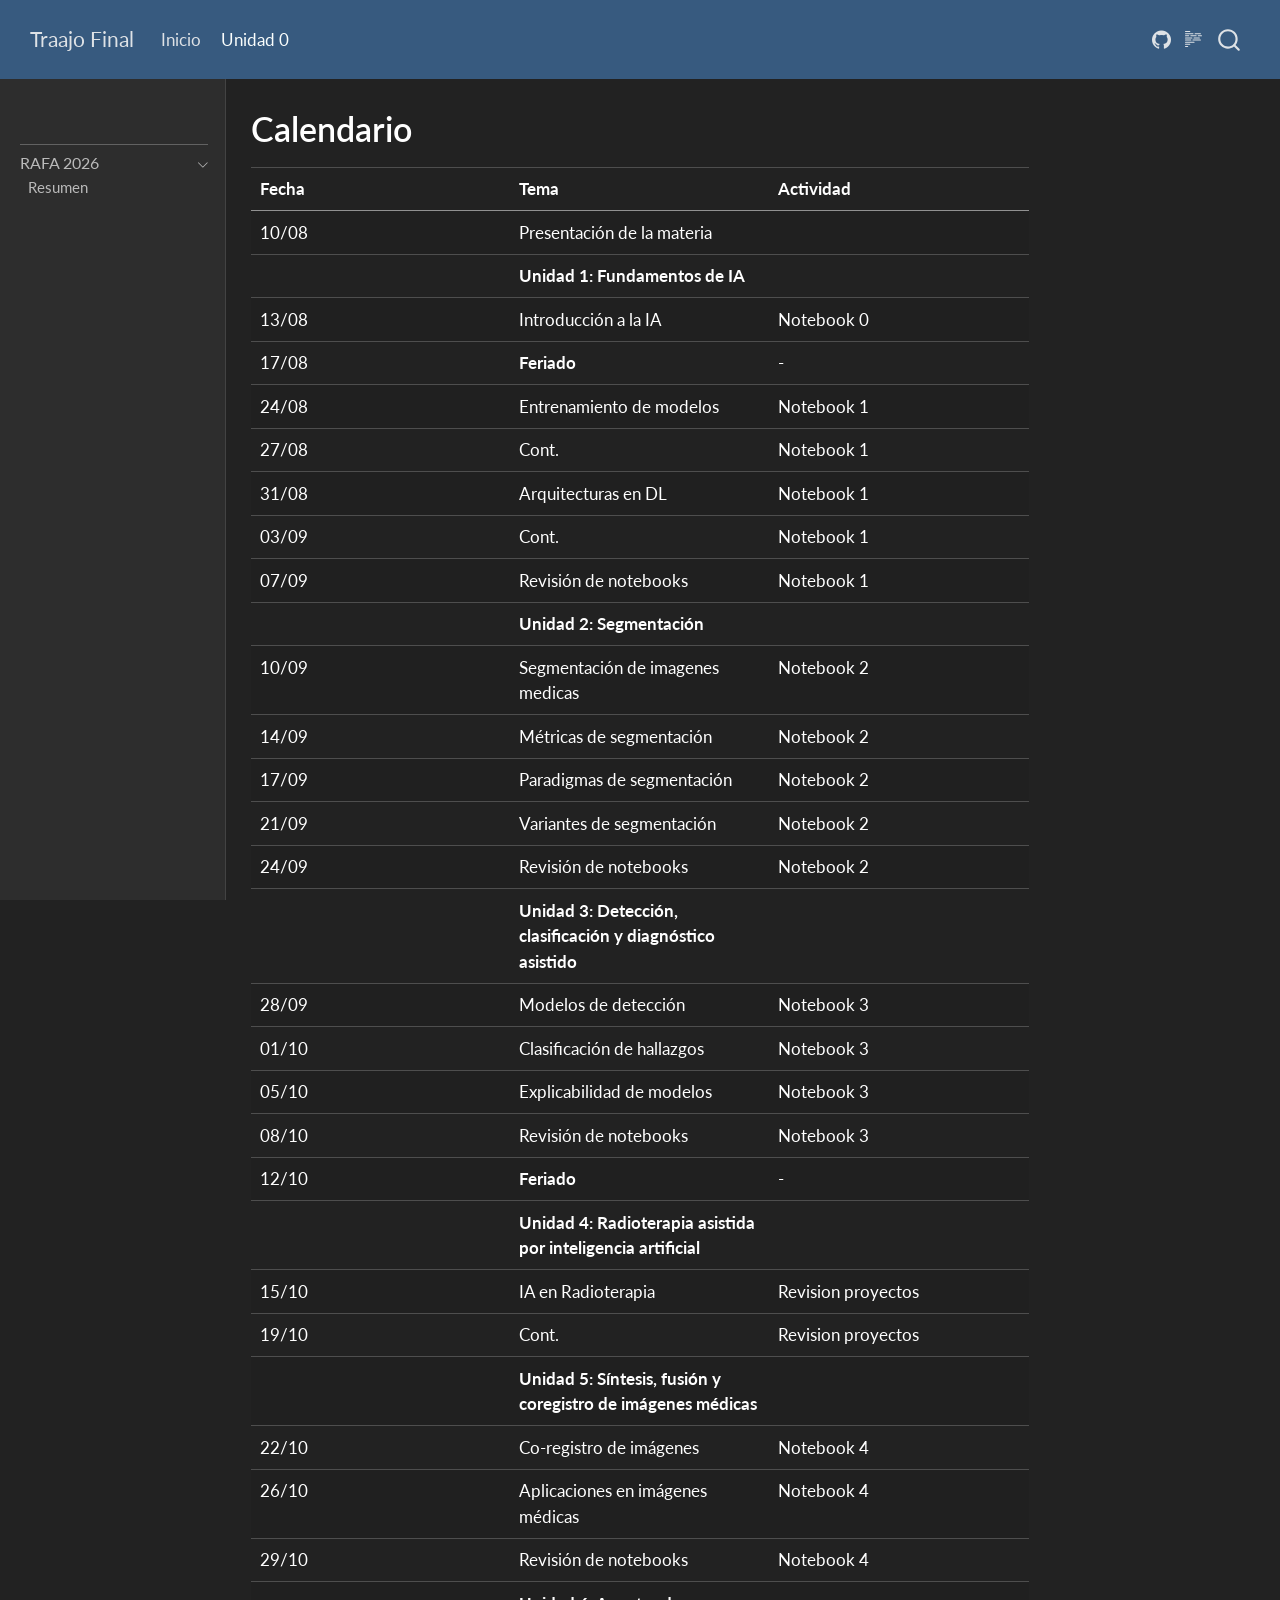
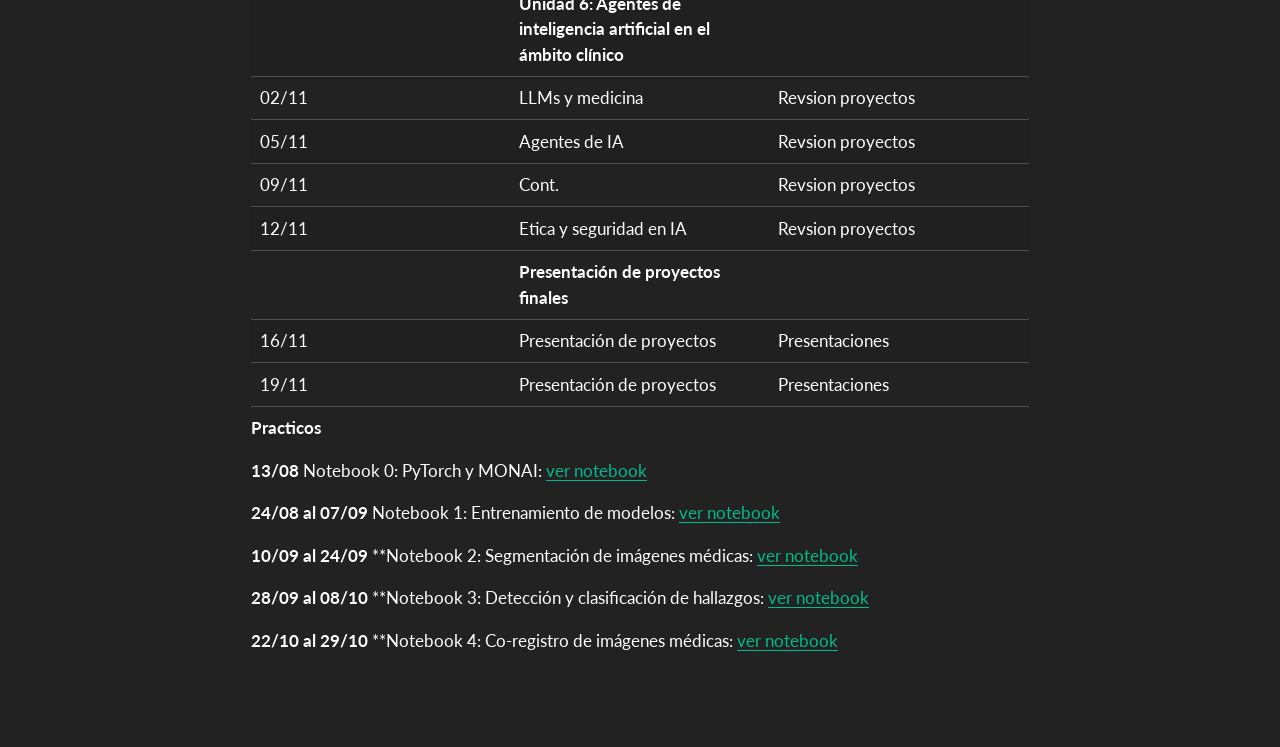
<file: unidad13/calendario.html>
<!DOCTYPE html>
<html xmlns="http://www.w3.org/1999/xhtml" lang="en" xml:lang="en"><head>

<meta charset="utf-8">
<meta name="generator" content="quarto-1.10.18">

<meta name="viewport" content="width=device-width, initial-scale=1.0, user-scalable=yes">


<title>Calendario – Traajo Final</title>
<style>
/* Default styles provided by pandoc.
** See https://pandoc.org/MANUAL.html#variables-for-html for config info.
*/
span.smallcaps{font-variant: small-caps;}
div.columns{display: flex; gap: 1.5em;}
div.column{flex: auto;}
@media screen {
div.columns{gap: min(4vw, 1.5em);}
div.column{overflow-x: auto;}
}
div.hanging-indent{margin-left: 1.5em; text-indent: -1.5em;}
ul.task-list{list-style: none;}
ul.task-list li input[type="checkbox"] {
  width: 0.8em;
  margin: 0 0.8em 0.2em -1em; /* quarto-specific, see https://github.com/quarto-dev/quarto-cli/issues/4556 */ 
  vertical-align: middle;
}
</style>


<script src="../site_libs/quarto-nav/quarto-nav.js"></script>
<script src="../site_libs/quarto-nav/headroom.min.js"></script>
<script src="../site_libs/clipboard/clipboard.min.js"></script>
<script src="../site_libs/quarto-search/autocomplete.umd.js"></script>
<script src="../site_libs/quarto-search/fuse.min.js"></script>
<script src="../site_libs/quarto-search/quarto-search.js"></script>
<meta name="quarto:offset" content="../">
<script src="../site_libs/quarto-html/quarto.js" type="module"></script>
<script src="../site_libs/quarto-html/tabsets/tabsets.js" type="module"></script>
<script src="../site_libs/quarto-html/popper.min.js"></script>
<script src="../site_libs/quarto-html/tippy.umd.min.js"></script>
<script src="../site_libs/quarto-html/anchor.min.js"></script>
<link href="../site_libs/quarto-html/tippy.css" rel="stylesheet">
<link href="../site_libs/quarto-html/quarto-syntax-highlighting-dark-b85bc7c33db8c58e0ec93c3465666fed.css" rel="stylesheet" id="quarto-text-highlighting-styles">
<script src="../site_libs/bootstrap/bootstrap.min.js"></script>
<link href="../site_libs/bootstrap/bootstrap-icons.css" rel="stylesheet">
<link href="../site_libs/bootstrap/bootstrap-3ea11fb4f943239e0be330da71e92d7b.min.css" rel="stylesheet" append-hash="true" id="quarto-bootstrap" data-mode="dark">
<script id="quarto-search-options" type="application/json">{
  "location": "navbar",
  "copy-button": false,
  "collapse-after": 3,
  "panel-placement": "end",
  "type": "overlay",
  "limit": 50,
  "keyboard-shortcut": [
    "f",
    "/",
    "s"
  ],
  "show-item-context": false,
  "language": {
    "search-no-results-text": "No results",
    "search-matching-documents-text": "matching documents",
    "search-copy-link-title": "Copy link to search",
    "search-hide-matches-text": "Hide additional matches",
    "search-more-match-text": "more match in this document",
    "search-more-matches-text": "more matches in this document",
    "search-clear-button-title": "Clear",
    "search-text-placeholder": "",
    "search-detached-cancel-button-title": "Cancel",
    "search-submit-button-title": "Submit",
    "search-label": "Search"
  }
}</script>


<link rel="stylesheet" href="../styles.css">
</head>

<body class="nav-sidebar docked nav-fixed quarto-light">

<div id="quarto-search-results"></div>
  <header id="quarto-header" class="headroom fixed-top">
    <nav class="navbar navbar-expand-lg " data-bs-theme="dark">
      <div class="navbar-container container-fluid">
      <div class="navbar-brand-container mx-auto">
    <a class="navbar-brand" href="../index.html">
    <span class="navbar-title">Traajo Final</span>
    </a>
  </div>
            <div id="quarto-search" class="" title="Search"></div>
          <button class="navbar-toggler" type="button" data-bs-toggle="collapse" data-bs-target="#navbarCollapse" aria-controls="navbarCollapse" role="menu" aria-expanded="false" aria-label="Toggle navigation" onclick="if (window.quartoToggleHeadroom) { window.quartoToggleHeadroom(); }">
  <span class="navbar-toggler-icon"></span>
</button>
          <div class="collapse navbar-collapse" id="navbarCollapse">
            <ul class="navbar-nav navbar-nav-scroll me-auto">
  <li class="nav-item">
    <a class="nav-link" href="../index.html"> 
<span class="menu-text">Inicio</span></a>
  </li>  
  <li class="nav-item">
    <a class="nav-link active" href="../unidad0/notas.html" aria-current="page"> 
<span class="menu-text">Unidad 0</span></a>
  </li>  
</ul>
            <ul class="navbar-nav navbar-nav-scroll ms-auto">
  <li class="nav-item compact">
    <a class="nav-link" href="https://github.com/SantiagoAFerreyra/AI-FFM"> <i class="bi bi-github" role="img">
</i> 
<span class="menu-text"></span></a>
  </li>  
</ul>
          </div> <!-- /navcollapse -->
            <div class="quarto-navbar-tools">
  <a href="" class="quarto-reader-toggle quarto-navigation-tool px-1" onclick="window.quartoToggleReader(); return false;" title="Toggle reader mode">
  <div class="quarto-reader-toggle-btn">
  <i class="bi"></i>
  </div>
</a>
</div>
      </div> <!-- /container-fluid -->
    </nav>
  <nav class="quarto-secondary-nav">
    <div class="container-fluid d-flex">
      <button type="button" class="quarto-btn-toggle btn" data-bs-toggle="collapse" role="button" data-bs-target=".quarto-sidebar-collapse-item" aria-controls="quarto-sidebar" aria-expanded="false" aria-label="Toggle sidebar navigation" onclick="if (window.quartoToggleHeadroom) { window.quartoToggleHeadroom(); }">
        <i class="bi bi-layout-text-sidebar-reverse"></i>
      </button>
        <nav class="quarto-page-breadcrumbs" aria-label="breadcrumb"><ol class="breadcrumb"><li class="breadcrumb-item">Calendario</li></ol></nav>
        <a class="flex-grow-1" role="navigation" data-bs-toggle="collapse" data-bs-target=".quarto-sidebar-collapse-item" aria-controls="quarto-sidebar" aria-expanded="false" aria-label="Toggle sidebar navigation" onclick="if (window.quartoToggleHeadroom) { window.quartoToggleHeadroom(); }">      
        </a>
      <button type="button" class="btn quarto-search-button" aria-label="Search" onclick="window.quartoOpenSearch();">
        <i class="bi bi-search"></i>
      </button>
    </div>
  </nav>
</header>
<!-- content -->
<div id="quarto-content" class="quarto-container page-columns page-rows-contents page-layout-article page-navbar">
<!-- sidebar -->
  <nav id="quarto-sidebar" class="sidebar collapse collapse-horizontal quarto-sidebar-collapse-item sidebar-navigation docked overflow-auto">
        <div class="mt-2 flex-shrink-0 align-items-center">
        <div class="sidebar-search">
        <div id="quarto-search" class="" title="Search"></div>
        </div>
        </div>
    <div class="sidebar-menu-container"> 
    <ul class="list-unstyled mt-1">
        <li class="px-0"><hr class="sidebar-divider hi "></li>
        <li class="sidebar-item sidebar-item-section">
      <div class="sidebar-item-container"> 
            <a class="sidebar-item-text sidebar-link text-start" data-bs-toggle="collapse" data-bs-target="#quarto-sidebar-section-1" role="navigation" aria-expanded="true">
 <span class="menu-text">RAFA 2026</span></a>
          <a class="sidebar-item-toggle text-start" data-bs-toggle="collapse" data-bs-target="#quarto-sidebar-section-1" role="navigation" aria-expanded="true" aria-label="Toggle section">
            <i class="bi bi-chevron-right ms-2"></i>
          </a> 
      </div>
      <ul id="quarto-sidebar-section-1" class="collapse list-unstyled sidebar-section depth1 show">  
          <li class="sidebar-item">
  <div class="sidebar-item-container"> 
  <a href="../unidad0/notas.html" class="sidebar-item-text sidebar-link">
 <span class="menu-text">Resumen</span></a>
  </div>
</li>
      </ul>
  </li>
    </ul>
    </div>
</nav>
<div id="quarto-sidebar-glass" class="quarto-sidebar-collapse-item" data-bs-toggle="collapse" data-bs-target=".quarto-sidebar-collapse-item"></div>
<!-- margin-sidebar -->
    <div id="quarto-margin-sidebar" class="sidebar margin-sidebar zindex-bottom">
        
    </div>
<!-- main -->
<main class="content" id="quarto-document-content">

<header id="title-block-header" class="quarto-title-block default">
<div class="quarto-title">
<h1 class="title">Calendario</h1>
</div>



<div class="quarto-title-meta">

    
  
    
  </div>
  


</header>


<table class="table-striped table-hover caption-top table">
<colgroup>
<col style="width: 33%">
<col style="width: 33%">
<col style="width: 33%">
</colgroup>
<thead>
<tr class="header">
<th>Fecha</th>
<th>Tema</th>
<th>Actividad</th>
</tr>
</thead>
<tbody>
<tr class="odd">
<td>10/08</td>
<td>Presentación de la materia</td>
<td></td>
</tr>
<tr class="even">
<td></td>
<td><strong>Unidad 1: Fundamentos de IA</strong></td>
<td></td>
</tr>
<tr class="odd">
<td>13/08</td>
<td>Introducción a la IA</td>
<td>Notebook 0</td>
</tr>
<tr class="even">
<td>17/08</td>
<td><strong>Feriado</strong></td>
<td>-</td>
</tr>
<tr class="odd">
<td>24/08</td>
<td>Entrenamiento de modelos</td>
<td>Notebook 1</td>
</tr>
<tr class="even">
<td>27/08</td>
<td>Cont.</td>
<td>Notebook 1</td>
</tr>
<tr class="odd">
<td>31/08</td>
<td>Arquitecturas en DL</td>
<td>Notebook 1</td>
</tr>
<tr class="even">
<td>03/09</td>
<td>Cont.</td>
<td>Notebook 1</td>
</tr>
<tr class="odd">
<td>07/09</td>
<td>Revisión de notebooks</td>
<td>Notebook 1</td>
</tr>
<tr class="even">
<td></td>
<td><strong>Unidad 2: Segmentación</strong></td>
<td></td>
</tr>
<tr class="odd">
<td>10/09</td>
<td>Segmentación de imagenes medicas</td>
<td>Notebook 2</td>
</tr>
<tr class="even">
<td>14/09</td>
<td>Métricas de segmentación</td>
<td>Notebook 2</td>
</tr>
<tr class="odd">
<td>17/09</td>
<td>Paradigmas de segmentación</td>
<td>Notebook 2</td>
</tr>
<tr class="even">
<td>21/09</td>
<td>Variantes de segmentación</td>
<td>Notebook 2</td>
</tr>
<tr class="odd">
<td>24/09</td>
<td>Revisión de notebooks</td>
<td>Notebook 2</td>
</tr>
<tr class="even">
<td></td>
<td><strong>Unidad 3: Detección, clasificación y diagnóstico asistido</strong></td>
<td></td>
</tr>
<tr class="odd">
<td>28/09</td>
<td>Modelos de detección</td>
<td>Notebook 3</td>
</tr>
<tr class="even">
<td>01/10</td>
<td>Clasificación de hallazgos</td>
<td>Notebook 3</td>
</tr>
<tr class="odd">
<td>05/10</td>
<td>Explicabilidad de modelos</td>
<td>Notebook 3</td>
</tr>
<tr class="even">
<td>08/10</td>
<td>Revisión de notebooks</td>
<td>Notebook 3</td>
</tr>
<tr class="odd">
<td>12/10</td>
<td><strong>Feriado</strong></td>
<td>-</td>
</tr>
<tr class="even">
<td></td>
<td><strong>Unidad 4: Radioterapia asistida por inteligencia artificial</strong></td>
<td></td>
</tr>
<tr class="odd">
<td>15/10</td>
<td>IA en Radioterapia</td>
<td>Revision proyectos</td>
</tr>
<tr class="even">
<td>19/10</td>
<td>Cont.</td>
<td>Revision proyectos</td>
</tr>
<tr class="odd">
<td></td>
<td><strong>Unidad 5: Síntesis, fusión y coregistro de imágenes médicas</strong></td>
<td></td>
</tr>
<tr class="even">
<td>22/10</td>
<td>Co-registro de imágenes</td>
<td>Notebook 4</td>
</tr>
<tr class="odd">
<td>26/10</td>
<td>Aplicaciones en imágenes médicas</td>
<td>Notebook 4</td>
</tr>
<tr class="even">
<td>29/10</td>
<td>Revisión de notebooks</td>
<td>Notebook 4</td>
</tr>
<tr class="odd">
<td></td>
<td><strong>Unidad 6: Agentes de inteligencia artificial en el ámbito clínico</strong></td>
<td></td>
</tr>
<tr class="even">
<td>02/11</td>
<td>LLMs y medicina</td>
<td>Revsion proyectos</td>
</tr>
<tr class="odd">
<td>05/11</td>
<td>Agentes de IA</td>
<td>Revsion proyectos</td>
</tr>
<tr class="even">
<td>09/11</td>
<td>Cont.</td>
<td>Revsion proyectos</td>
</tr>
<tr class="odd">
<td>12/11</td>
<td>Etica y seguridad en IA</td>
<td>Revsion proyectos</td>
</tr>
<tr class="even">
<td></td>
<td><strong>Presentación de proyectos finales</strong></td>
<td></td>
</tr>
<tr class="odd">
<td>16/11</td>
<td>Presentación de proyectos</td>
<td>Presentaciones</td>
</tr>
<tr class="even">
<td>19/11</td>
<td>Presentación de proyectos</td>
<td>Presentaciones</td>
</tr>
</tbody>
</table>
<p><strong>Practicos</strong></p>
<p><strong>13/08</strong> Notebook 0: PyTorch y MONAI: <a href="notebooks/tarea0.ipynb">ver notebook</a></p>
<p><strong>24/08 al 07/09</strong> Notebook 1: Entrenamiento de modelos: <a href="notebooks/tarea1.ipynb">ver notebook</a></p>
<p><strong>10/09 al 24/09</strong> **Notebook 2: Segmentación de imágenes médicas: <a href="notebooks/tarea2.ipynb">ver notebook</a></p>
<p><strong>28/09 al 08/10</strong> **Notebook 3: Detección y clasificación de hallazgos: <a href="notebooks/tarea3.ipynb">ver notebook</a></p>
<p><strong>22/10 al 29/10</strong> **Notebook 4: Co-registro de imágenes médicas: <a href="notebooks/tarea4.ipynb">ver notebook</a></p>



</main> <!-- /main -->
<script id="quarto-html-after-body" type="application/javascript">
  window.document.addEventListener("DOMContentLoaded", function (event) {
    const icon = "";
    const anchorJS = new window.AnchorJS();
    anchorJS.options = {
      placement: 'right',
      icon: icon
    };
    anchorJS.add('.anchored');
    const isCodeAnnotation = (el) => {
      for (const clz of el.classList) {
        if (clz.startsWith('code-annotation-')) {                     
          return true;
        }
      }
      return false;
    }
    const onCopySuccess = function(e) {
      // button target
      const button = e.trigger;
      // don't keep focus
      button.blur();
      // flash "checked"
      button.classList.add('code-copy-button-checked');
      var currentTitle = button.getAttribute("title");
      button.setAttribute("title", "Copied!");
      let tooltip;
      if (window.bootstrap) {
        button.setAttribute("data-bs-toggle", "tooltip");
        button.setAttribute("data-bs-placement", "left");
        button.setAttribute("data-bs-title", "Copied!");
        tooltip = new bootstrap.Tooltip(button, 
          { trigger: "manual", 
            customClass: "code-copy-button-tooltip",
            offset: [0, -8]});
        tooltip.show();    
      }
      setTimeout(function() {
        if (tooltip) {
          tooltip.hide();
          button.removeAttribute("data-bs-title");
          button.removeAttribute("data-bs-toggle");
          button.removeAttribute("data-bs-placement");
        }
        button.setAttribute("title", currentTitle);
        button.classList.remove('code-copy-button-checked');
      }, 1000);
      // clear code selection
      e.clearSelection();
    }
    const getTextToCopy = function(trigger) {
      const outerScaffold = trigger.parentElement.cloneNode(true);
      const codeEl = outerScaffold.querySelector('code');
      for (const childEl of codeEl.children) {
        if (isCodeAnnotation(childEl)) {
          childEl.remove();
        }
      }
      return codeEl.innerText;
    }
    const clipboard = new window.ClipboardJS('.code-copy-button:not([data-in-quarto-modal])', {
      text: getTextToCopy
    });
    clipboard.on('success', onCopySuccess);
    if (window.document.getElementById('quarto-embedded-source-code-modal')) {
      const clipboardModal = new window.ClipboardJS('.code-copy-button[data-in-quarto-modal]', {
        text: getTextToCopy,
        container: window.document.getElementById('quarto-embedded-source-code-modal')
      });
      clipboardModal.on('success', onCopySuccess);
    }
      var localhostRegex = new RegExp(/^(?:http|https):\/\/localhost\:?[0-9]*\//);
      var mailtoRegex = new RegExp(/^mailto:/);
        var filterRegex = new RegExp('/' + window.location.host + '/');
      var isInternal = (href) => {
          return filterRegex.test(href) || localhostRegex.test(href) || mailtoRegex.test(href);
      }
      // Inspect non-navigation links and adorn them if external
     var links = window.document.querySelectorAll('a[href]:not(.nav-link):not(.navbar-brand):not(.toc-action):not(.sidebar-link):not(.sidebar-item-toggle):not(.pagination-link):not(.no-external):not([aria-hidden]):not(.dropdown-item):not(.quarto-navigation-tool):not(.about-link)');
      for (var i=0; i<links.length; i++) {
        const link = links[i];
        if (!isInternal(link.href)) {
          // undo the damage that might have been done by quarto-nav.js in the case of
          // links that we want to consider external
          if (link.dataset.originalHref !== undefined) {
            link.href = link.dataset.originalHref;
          }
        }
      }
    function tippyHover(el, contentFn, onTriggerFn, onUntriggerFn) {
      const config = {
        allowHTML: true,
        maxWidth: 500,
        delay: 100,
        arrow: false,
        appendTo: function(el) {
            return el.parentElement;
        },
        interactive: true,
        interactiveBorder: 10,
        theme: 'quarto',
        placement: 'bottom-start',
      };
      if (contentFn) {
        config.content = contentFn;
      }
      if (onTriggerFn) {
        config.onTrigger = onTriggerFn;
      }
      if (onUntriggerFn) {
        config.onUntrigger = onUntriggerFn;
      }
      window.tippy(el, config); 
    }
    const noterefs = window.document.querySelectorAll('a[role="doc-noteref"]');
    for (var i=0; i<noterefs.length; i++) {
      const ref = noterefs[i];
      tippyHover(ref, function() {
        // use id or data attribute instead here
        let href = ref.getAttribute('data-footnote-href') || ref.getAttribute('href');
        try { href = new URL(href).hash; } catch {}
        const id = href.replace(/^#\/?/, "");
        const note = window.document.getElementById(id);
        if (note) {
          return note.innerHTML;
        } else {
          return "";
        }
      });
    }
    const xrefs = window.document.querySelectorAll('a.quarto-xref');
    const processXRef = (id, note) => {
      // Strip column container classes
      const stripColumnClz = (el) => {
        el.classList.remove("page-full", "page-columns");
        if (el.children) {
          for (const child of el.children) {
            stripColumnClz(child);
          }
        }
      }
      stripColumnClz(note)
      if (id === null || id.startsWith('sec-')) {
        // Special case sections, only their first couple elements
        const container = document.createElement("div");
        if (note.children && note.children.length > 2) {
          container.appendChild(note.children[0].cloneNode(true));
          for (let i = 1; i < note.children.length; i++) {
            const child = note.children[i];
            if (child.tagName === "P" && child.innerText === "") {
              continue;
            } else {
              container.appendChild(child.cloneNode(true));
              break;
            }
          }
          if (window.Quarto?.typesetMath) {
            window.Quarto.typesetMath(container);
          }
          return container.innerHTML
        } else {
          if (window.Quarto?.typesetMath) {
            window.Quarto.typesetMath(note);
          }
          return note.innerHTML;
        }
      } else {
        // Remove any anchor links if they are present
        const anchorLink = note.querySelector('a.anchorjs-link');
        if (anchorLink) {
          anchorLink.remove();
        }
        if (window.Quarto?.typesetMath) {
          window.Quarto.typesetMath(note);
        }
        if (note.classList.contains("callout")) {
          return note.outerHTML;
        } else {
          return note.innerHTML;
        }
      }
    }
    for (var i=0; i<xrefs.length; i++) {
      const xref = xrefs[i];
      tippyHover(xref, undefined, function(instance) {
        instance.disable();
        let url = xref.getAttribute('href');
        let hash = undefined; 
        if (url.startsWith('#')) {
          hash = url;
        } else {
          try { hash = new URL(url).hash; } catch {}
        }
        if (hash) {
          const id = hash.replace(/^#\/?/, "");
          const note = window.document.getElementById(id);
          if (note !== null) {
            try {
              const html = processXRef(id, note.cloneNode(true));
              instance.setContent(html);
            } finally {
              instance.enable();
              instance.show();
            }
          } else {
            // See if we can fetch this
            fetch(url.split('#')[0])
            .then(res => res.text())
            .then(html => {
              const parser = new DOMParser();
              const htmlDoc = parser.parseFromString(html, "text/html");
              const note = htmlDoc.getElementById(id);
              if (note !== null) {
                const html = processXRef(id, note);
                instance.setContent(html);
              } 
            }).finally(() => {
              instance.enable();
              instance.show();
            });
          }
        } else {
          // See if we can fetch a full url (with no hash to target)
          // This is a special case and we should probably do some content thinning / targeting
          fetch(url)
          .then(res => res.text())
          .then(html => {
            const parser = new DOMParser();
            const htmlDoc = parser.parseFromString(html, "text/html");
            const note = htmlDoc.querySelector('main.content');
            if (note !== null) {
              // This should only happen for chapter cross references
              // (since there is no id in the URL)
              // remove the first header
              if (note.children.length > 0 && note.children[0].tagName === "HEADER") {
                note.children[0].remove();
              }
              const html = processXRef(null, note);
              instance.setContent(html);
            } 
          }).finally(() => {
            instance.enable();
            instance.show();
          });
        }
      }, function(instance) {
      });
    }
        let selectedAnnoteEl;
        const selectorForAnnotation = ( cell, annotation) => {
          let cellAttr = 'data-code-cell="' + cell + '"';
          let lineAttr = 'data-code-annotation="' +  annotation + '"';
          const selector = 'span[' + cellAttr + '][' + lineAttr + ']';
          return selector;
        }
        const selectCodeLines = (annoteEl) => {
          const doc = window.document;
          const targetCell = annoteEl.getAttribute("data-target-cell");
          const targetAnnotation = annoteEl.getAttribute("data-target-annotation");
          const annoteSpan = window.document.querySelector(selectorForAnnotation(targetCell, targetAnnotation));
          const lines = annoteSpan.getAttribute("data-code-lines").split(",");
          const lineIds = lines.map((line) => {
            return targetCell + "-" + line;
          })
          let top = null;
          let height = null;
          let parent = null;
          if (lineIds.length > 0) {
              //compute the position of the single el (top and bottom and make a div)
              const el = window.document.getElementById(lineIds[0]);
              top = el.offsetTop;
              height = el.offsetHeight;
              parent = el.parentElement.parentElement;
            if (lineIds.length > 1) {
              const lastEl = window.document.getElementById(lineIds[lineIds.length - 1]);
              const bottom = lastEl.offsetTop + lastEl.offsetHeight;
              height = bottom - top;
            }
            if (top !== null && height !== null && parent !== null) {
              // cook up a div (if necessary) and position it 
              let div = window.document.getElementById("code-annotation-line-highlight");
              if (div === null) {
                div = window.document.createElement("div");
                div.setAttribute("id", "code-annotation-line-highlight");
                div.style.position = 'absolute';
                parent.appendChild(div);
              }
              div.style.top = top - 2 + "px";
              div.style.height = height + 4 + "px";
              div.style.left = 0;
              let gutterDiv = window.document.getElementById("code-annotation-line-highlight-gutter");
              if (gutterDiv === null) {
                gutterDiv = window.document.createElement("div");
                gutterDiv.setAttribute("id", "code-annotation-line-highlight-gutter");
                gutterDiv.style.position = 'absolute';
                const codeCell = window.document.getElementById(targetCell);
                const gutter = codeCell.querySelector('.code-annotation-gutter');
                gutter.appendChild(gutterDiv);
              }
              gutterDiv.style.top = top - 2 + "px";
              gutterDiv.style.height = height + 4 + "px";
            }
            selectedAnnoteEl = annoteEl;
          }
        };
        const unselectCodeLines = () => {
          const elementsIds = ["code-annotation-line-highlight", "code-annotation-line-highlight-gutter"];
          elementsIds.forEach((elId) => {
            const div = window.document.getElementById(elId);
            if (div) {
              div.remove();
            }
          });
          selectedAnnoteEl = undefined;
        };
          // Handle positioning of the toggle
      window.addEventListener(
        "resize",
        throttle(() => {
          elRect = undefined;
          if (selectedAnnoteEl) {
            selectCodeLines(selectedAnnoteEl);
          }
        }, 10)
      );
      function throttle(fn, ms) {
      let throttle = false;
      let timer;
        return (...args) => {
          if(!throttle) { // first call gets through
              fn.apply(this, args);
              throttle = true;
          } else { // all the others get throttled
              if(timer) clearTimeout(timer); // cancel #2
              timer = setTimeout(() => {
                fn.apply(this, args);
                timer = throttle = false;
              }, ms);
          }
        };
      }
        // Attach click handler to the DT
        const annoteDls = window.document.querySelectorAll('dt[data-target-cell]');
        for (const annoteDlNode of annoteDls) {
          annoteDlNode.addEventListener('click', (event) => {
            const clickedEl = event.target;
            if (clickedEl !== selectedAnnoteEl) {
              unselectCodeLines();
              const activeEl = window.document.querySelector('dt[data-target-cell].code-annotation-active');
              if (activeEl) {
                activeEl.classList.remove('code-annotation-active');
              }
              selectCodeLines(clickedEl);
              clickedEl.classList.add('code-annotation-active');
            } else {
              // Unselect the line
              unselectCodeLines();
              clickedEl.classList.remove('code-annotation-active');
            }
          });
        }
    const findCites = (el) => {
      const parentEl = el.parentElement;
      if (parentEl) {
        const cites = parentEl.dataset.cites;
        if (cites) {
          return {
            el,
            cites: cites.split(' ')
          };
        } else {
          return findCites(el.parentElement)
        }
      } else {
        return undefined;
      }
    };
    var bibliorefs = window.document.querySelectorAll('a[role="doc-biblioref"]');
    for (var i=0; i<bibliorefs.length; i++) {
      const ref = bibliorefs[i];
      const citeInfo = findCites(ref);
      if (citeInfo) {
        tippyHover(citeInfo.el, function() {
          var popup = window.document.createElement('div');
          citeInfo.cites.forEach(function(cite) {
            var citeDiv = window.document.createElement('div');
            citeDiv.classList.add('hanging-indent');
            citeDiv.classList.add('csl-entry');
            var biblioDiv = window.document.getElementById('ref-' + cite);
            if (biblioDiv) {
              citeDiv.innerHTML = biblioDiv.innerHTML;
            }
            popup.appendChild(citeDiv);
          });
          return popup.innerHTML;
        });
      }
    }
  });
  </script>
</div> <!-- /content -->




</body></html>
</file>
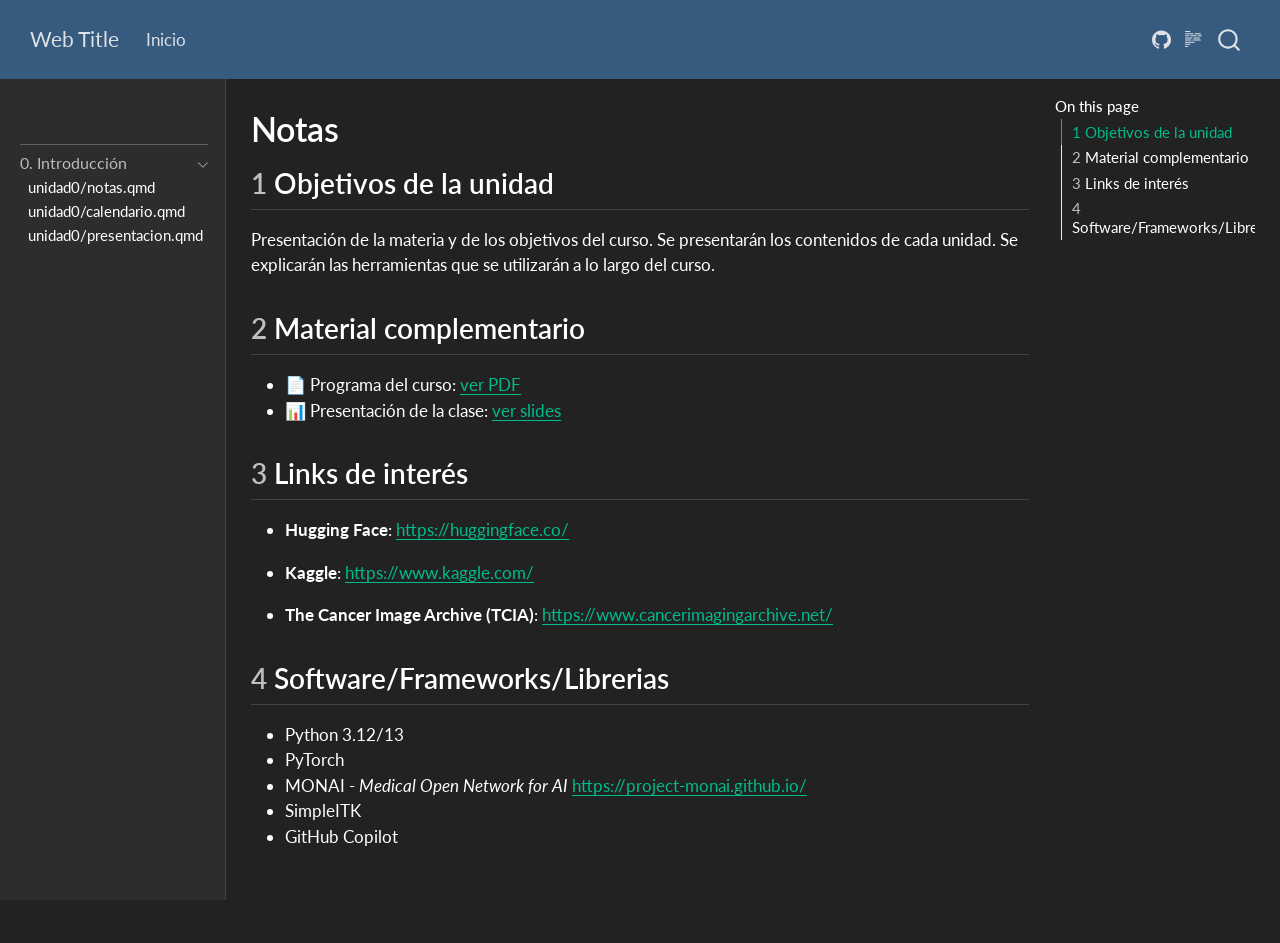
<file: unidad13/notas.html>
<!DOCTYPE html>
<html xmlns="http://www.w3.org/1999/xhtml" lang="en" xml:lang="en"><head>

<meta charset="utf-8">
<meta name="generator" content="quarto-1.10.18">

<meta name="viewport" content="width=device-width, initial-scale=1.0, user-scalable=yes">


<title>Notas – Web Title</title>
<style>
/* Default styles provided by pandoc.
** See https://pandoc.org/MANUAL.html#variables-for-html for config info.
*/
span.smallcaps{font-variant: small-caps;}
div.columns{display: flex; gap: 1.5em;}
div.column{flex: auto;}
@media screen {
div.columns{gap: min(4vw, 1.5em);}
div.column{overflow-x: auto;}
}
div.hanging-indent{margin-left: 1.5em; text-indent: -1.5em;}
ul.task-list{list-style: none;}
ul.task-list li input[type="checkbox"] {
  width: 0.8em;
  margin: 0 0.8em 0.2em -1em; /* quarto-specific, see https://github.com/quarto-dev/quarto-cli/issues/4556 */ 
  vertical-align: middle;
}
</style>


<script src="../site_libs/quarto-nav/quarto-nav.js"></script>
<script src="../site_libs/quarto-nav/headroom.min.js"></script>
<script src="../site_libs/clipboard/clipboard.min.js"></script>
<script src="../site_libs/quarto-search/autocomplete.umd.js"></script>
<script src="../site_libs/quarto-search/fuse.min.js"></script>
<script src="../site_libs/quarto-search/quarto-search.js"></script>
<meta name="quarto:offset" content="../">
<script src="../site_libs/quarto-html/quarto.js" type="module"></script>
<script src="../site_libs/quarto-html/tabsets/tabsets.js" type="module"></script>
<script src="../site_libs/quarto-html/popper.min.js"></script>
<script src="../site_libs/quarto-html/tippy.umd.min.js"></script>
<script src="../site_libs/quarto-html/anchor.min.js"></script>
<link href="../site_libs/quarto-html/tippy.css" rel="stylesheet">
<link href="../site_libs/quarto-html/quarto-syntax-highlighting-dark-b85bc7c33db8c58e0ec93c3465666fed.css" rel="stylesheet" id="quarto-text-highlighting-styles">
<script src="../site_libs/bootstrap/bootstrap.min.js"></script>
<link href="../site_libs/bootstrap/bootstrap-icons.css" rel="stylesheet">
<link href="../site_libs/bootstrap/bootstrap-3ea11fb4f943239e0be330da71e92d7b.min.css" rel="stylesheet" append-hash="true" id="quarto-bootstrap" data-mode="dark">
<script id="quarto-search-options" type="application/json">{
  "location": "navbar",
  "copy-button": false,
  "collapse-after": 3,
  "panel-placement": "end",
  "type": "overlay",
  "limit": 50,
  "keyboard-shortcut": [
    "f",
    "/",
    "s"
  ],
  "show-item-context": false,
  "language": {
    "search-no-results-text": "No results",
    "search-matching-documents-text": "matching documents",
    "search-copy-link-title": "Copy link to search",
    "search-hide-matches-text": "Hide additional matches",
    "search-more-match-text": "more match in this document",
    "search-more-matches-text": "more matches in this document",
    "search-clear-button-title": "Clear",
    "search-text-placeholder": "",
    "search-detached-cancel-button-title": "Cancel",
    "search-submit-button-title": "Submit",
    "search-label": "Search"
  }
}</script>


<link rel="stylesheet" href="../styles.css">
</head>

<body class="nav-sidebar docked nav-fixed quarto-light">

<div id="quarto-search-results"></div>
  <header id="quarto-header" class="headroom fixed-top">
    <nav class="navbar navbar-expand-lg " data-bs-theme="dark">
      <div class="navbar-container container-fluid">
      <div class="navbar-brand-container mx-auto">
    <a class="navbar-brand" href="../index.html">
    <span class="navbar-title">Web Title</span>
    </a>
  </div>
            <div id="quarto-search" class="" title="Search"></div>
          <button class="navbar-toggler" type="button" data-bs-toggle="collapse" data-bs-target="#navbarCollapse" aria-controls="navbarCollapse" role="menu" aria-expanded="false" aria-label="Toggle navigation" onclick="if (window.quartoToggleHeadroom) { window.quartoToggleHeadroom(); }">
  <span class="navbar-toggler-icon"></span>
</button>
          <div class="collapse navbar-collapse" id="navbarCollapse">
            <ul class="navbar-nav navbar-nav-scroll me-auto">
  <li class="nav-item">
    <a class="nav-link" href="../index.html"> 
<span class="menu-text">Inicio</span></a>
  </li>  
</ul>
            <ul class="navbar-nav navbar-nav-scroll ms-auto">
  <li class="nav-item compact">
    <a class="nav-link" href="https://github.com/SantiagoAFerreyra/AI-FFM"> <i class="bi bi-github" role="img">
</i> 
<span class="menu-text"></span></a>
  </li>  
</ul>
          </div> <!-- /navcollapse -->
            <div class="quarto-navbar-tools">
  <a href="" class="quarto-reader-toggle quarto-navigation-tool px-1" onclick="window.quartoToggleReader(); return false;" title="Toggle reader mode">
  <div class="quarto-reader-toggle-btn">
  <i class="bi"></i>
  </div>
</a>
</div>
      </div> <!-- /container-fluid -->
    </nav>
  <nav class="quarto-secondary-nav">
    <div class="container-fluid d-flex">
      <button type="button" class="quarto-btn-toggle btn" data-bs-toggle="collapse" role="button" data-bs-target=".quarto-sidebar-collapse-item" aria-controls="quarto-sidebar" aria-expanded="false" aria-label="Toggle sidebar navigation" onclick="if (window.quartoToggleHeadroom) { window.quartoToggleHeadroom(); }">
        <i class="bi bi-layout-text-sidebar-reverse"></i>
      </button>
        <nav class="quarto-page-breadcrumbs" aria-label="breadcrumb"><ol class="breadcrumb"><li class="breadcrumb-item">Notas</li></ol></nav>
        <a class="flex-grow-1" role="navigation" data-bs-toggle="collapse" data-bs-target=".quarto-sidebar-collapse-item" aria-controls="quarto-sidebar" aria-expanded="false" aria-label="Toggle sidebar navigation" onclick="if (window.quartoToggleHeadroom) { window.quartoToggleHeadroom(); }">      
        </a>
      <button type="button" class="btn quarto-search-button" aria-label="Search" onclick="window.quartoOpenSearch();">
        <i class="bi bi-search"></i>
      </button>
    </div>
  </nav>
</header>
<!-- content -->
<div id="quarto-content" class="quarto-container page-columns page-rows-contents page-layout-article page-navbar">
<!-- sidebar -->
  <nav id="quarto-sidebar" class="sidebar collapse collapse-horizontal quarto-sidebar-collapse-item sidebar-navigation docked overflow-auto">
        <div class="mt-2 flex-shrink-0 align-items-center">
        <div class="sidebar-search">
        <div id="quarto-search" class="" title="Search"></div>
        </div>
        </div>
    <div class="sidebar-menu-container"> 
    <ul class="list-unstyled mt-1">
        <li class="px-0"><hr class="sidebar-divider hi "></li>
        <li class="sidebar-item sidebar-item-section">
      <div class="sidebar-item-container"> 
            <a class="sidebar-item-text sidebar-link text-start" data-bs-toggle="collapse" data-bs-target="#quarto-sidebar-section-1" role="navigation" aria-expanded="true">
 <span class="menu-text">0. Introducción</span></a>
          <a class="sidebar-item-toggle text-start" data-bs-toggle="collapse" data-bs-target="#quarto-sidebar-section-1" role="navigation" aria-expanded="true" aria-label="Toggle section">
            <i class="bi bi-chevron-right ms-2"></i>
          </a> 
      </div>
      <ul id="quarto-sidebar-section-1" class="collapse list-unstyled sidebar-section depth1 show">  
          <li class="sidebar-item">
 <span class="menu-text">unidad0/notas.qmd</span>
  </li>
          <li class="sidebar-item">
 <span class="menu-text">unidad0/calendario.qmd</span>
  </li>
          <li class="sidebar-item">
 <span class="menu-text">unidad0/presentacion.qmd</span>
  </li>
      </ul>
  </li>
    </ul>
    </div>
</nav>
<div id="quarto-sidebar-glass" class="quarto-sidebar-collapse-item" data-bs-toggle="collapse" data-bs-target=".quarto-sidebar-collapse-item"></div>
<!-- margin-sidebar -->
    <div id="quarto-margin-sidebar" class="sidebar margin-sidebar">
        <nav id="TOC" role="doc-toc" class="toc-active">
    <h2 id="toc-title">On this page</h2>
   
  <ul>
  <li><a href="#objetivos-de-la-unidad" id="toc-objetivos-de-la-unidad" class="nav-link active" data-scroll-target="#objetivos-de-la-unidad"><span class="header-section-number">1</span> Objetivos de la unidad</a></li>
  <li><a href="#material-complementario" id="toc-material-complementario" class="nav-link" data-scroll-target="#material-complementario"><span class="header-section-number">2</span> Material complementario</a></li>
  <li><a href="#links-de-interés" id="toc-links-de-interés" class="nav-link" data-scroll-target="#links-de-interés"><span class="header-section-number">3</span> Links de interés</a></li>
  <li><a href="#softwareframeworkslibrerias" id="toc-softwareframeworkslibrerias" class="nav-link" data-scroll-target="#softwareframeworkslibrerias"><span class="header-section-number">4</span> Software/Frameworks/Librerias</a></li>
  </ul>
</nav>
    </div>
<!-- main -->
<main class="content" id="quarto-document-content">

<header id="title-block-header" class="quarto-title-block default">
<div class="quarto-title">
<h1 class="title">Notas</h1>
</div>



<div class="quarto-title-meta">

    
  
    
  </div>
  


</header>


<section id="objetivos-de-la-unidad" class="level2" data-number="1">
<h2 data-number="1" class="anchored" data-anchor-id="objetivos-de-la-unidad"><span class="header-section-number">1</span> Objetivos de la unidad</h2>
<p>Presentación de la materia y de los objetivos del curso. Se presentarán los contenidos de cada unidad. Se explicarán las herramientas que se utilizarán a lo largo del curso.</p>
</section>
<section id="material-complementario" class="level2" data-number="2">
<h2 data-number="2" class="anchored" data-anchor-id="material-complementario"><span class="header-section-number">2</span> Material complementario</h2>
<ul>
<li>📄 Programa del curso: <a href="https://drive.google.com/file/d/1RXPOsP2VfH3lT_edhKEpFnqvNoP5yw3b/view?usp=drive_link">ver PDF</a></li>
<li>📊 Presentación de la clase: <a href="../unidad13/presentacion.html">ver slides</a></li>
</ul>
</section>
<section id="links-de-interés" class="level2" data-number="3">
<h2 data-number="3" class="anchored" data-anchor-id="links-de-interés"><span class="header-section-number">3</span> Links de interés</h2>
<ul>
<li><p><strong>Hugging Face</strong>: <a href="https://huggingface.co/">https://huggingface.co/</a></p></li>
<li><p><strong>Kaggle</strong>: <a href="https://www.kaggle.com/">https://www.kaggle.com/</a></p></li>
<li><p><strong>The Cancer Image Archive (TCIA)</strong>: <a href="https://www.cancerimagingarchive.net/">https://www.cancerimagingarchive.net/</a></p></li>
</ul>
</section>
<section id="softwareframeworkslibrerias" class="level2" data-number="4">
<h2 data-number="4" class="anchored" data-anchor-id="softwareframeworkslibrerias"><span class="header-section-number">4</span> Software/Frameworks/Librerias</h2>
<ul>
<li>Python 3.12/13</li>
<li>PyTorch</li>
<li>MONAI - <em>Medical Open Network for AI</em> <a href="https://project-monai.github.io/">https://project-monai.github.io/</a></li>
<li>SimpleITK</li>
<li>GitHub Copilot</li>
</ul>


</section>

</main> <!-- /main -->
<script id="quarto-html-after-body" type="application/javascript">
  window.document.addEventListener("DOMContentLoaded", function (event) {
    const icon = "";
    const anchorJS = new window.AnchorJS();
    anchorJS.options = {
      placement: 'right',
      icon: icon
    };
    anchorJS.add('.anchored');
    const isCodeAnnotation = (el) => {
      for (const clz of el.classList) {
        if (clz.startsWith('code-annotation-')) {                     
          return true;
        }
      }
      return false;
    }
    const onCopySuccess = function(e) {
      // button target
      const button = e.trigger;
      // don't keep focus
      button.blur();
      // flash "checked"
      button.classList.add('code-copy-button-checked');
      var currentTitle = button.getAttribute("title");
      button.setAttribute("title", "Copied!");
      let tooltip;
      if (window.bootstrap) {
        button.setAttribute("data-bs-toggle", "tooltip");
        button.setAttribute("data-bs-placement", "left");
        button.setAttribute("data-bs-title", "Copied!");
        tooltip = new bootstrap.Tooltip(button, 
          { trigger: "manual", 
            customClass: "code-copy-button-tooltip",
            offset: [0, -8]});
        tooltip.show();    
      }
      setTimeout(function() {
        if (tooltip) {
          tooltip.hide();
          button.removeAttribute("data-bs-title");
          button.removeAttribute("data-bs-toggle");
          button.removeAttribute("data-bs-placement");
        }
        button.setAttribute("title", currentTitle);
        button.classList.remove('code-copy-button-checked');
      }, 1000);
      // clear code selection
      e.clearSelection();
    }
    const getTextToCopy = function(trigger) {
      const outerScaffold = trigger.parentElement.cloneNode(true);
      const codeEl = outerScaffold.querySelector('code');
      for (const childEl of codeEl.children) {
        if (isCodeAnnotation(childEl)) {
          childEl.remove();
        }
      }
      return codeEl.innerText;
    }
    const clipboard = new window.ClipboardJS('.code-copy-button:not([data-in-quarto-modal])', {
      text: getTextToCopy
    });
    clipboard.on('success', onCopySuccess);
    if (window.document.getElementById('quarto-embedded-source-code-modal')) {
      const clipboardModal = new window.ClipboardJS('.code-copy-button[data-in-quarto-modal]', {
        text: getTextToCopy,
        container: window.document.getElementById('quarto-embedded-source-code-modal')
      });
      clipboardModal.on('success', onCopySuccess);
    }
      var localhostRegex = new RegExp(/^(?:http|https):\/\/localhost\:?[0-9]*\//);
      var mailtoRegex = new RegExp(/^mailto:/);
        var filterRegex = new RegExp('/' + window.location.host + '/');
      var isInternal = (href) => {
          return filterRegex.test(href) || localhostRegex.test(href) || mailtoRegex.test(href);
      }
      // Inspect non-navigation links and adorn them if external
     var links = window.document.querySelectorAll('a[href]:not(.nav-link):not(.navbar-brand):not(.toc-action):not(.sidebar-link):not(.sidebar-item-toggle):not(.pagination-link):not(.no-external):not([aria-hidden]):not(.dropdown-item):not(.quarto-navigation-tool):not(.about-link)');
      for (var i=0; i<links.length; i++) {
        const link = links[i];
        if (!isInternal(link.href)) {
          // undo the damage that might have been done by quarto-nav.js in the case of
          // links that we want to consider external
          if (link.dataset.originalHref !== undefined) {
            link.href = link.dataset.originalHref;
          }
        }
      }
    function tippyHover(el, contentFn, onTriggerFn, onUntriggerFn) {
      const config = {
        allowHTML: true,
        maxWidth: 500,
        delay: 100,
        arrow: false,
        appendTo: function(el) {
            return el.parentElement;
        },
        interactive: true,
        interactiveBorder: 10,
        theme: 'quarto',
        placement: 'bottom-start',
      };
      if (contentFn) {
        config.content = contentFn;
      }
      if (onTriggerFn) {
        config.onTrigger = onTriggerFn;
      }
      if (onUntriggerFn) {
        config.onUntrigger = onUntriggerFn;
      }
      window.tippy(el, config); 
    }
    const noterefs = window.document.querySelectorAll('a[role="doc-noteref"]');
    for (var i=0; i<noterefs.length; i++) {
      const ref = noterefs[i];
      tippyHover(ref, function() {
        // use id or data attribute instead here
        let href = ref.getAttribute('data-footnote-href') || ref.getAttribute('href');
        try { href = new URL(href).hash; } catch {}
        const id = href.replace(/^#\/?/, "");
        const note = window.document.getElementById(id);
        if (note) {
          return note.innerHTML;
        } else {
          return "";
        }
      });
    }
    const xrefs = window.document.querySelectorAll('a.quarto-xref');
    const processXRef = (id, note) => {
      // Strip column container classes
      const stripColumnClz = (el) => {
        el.classList.remove("page-full", "page-columns");
        if (el.children) {
          for (const child of el.children) {
            stripColumnClz(child);
          }
        }
      }
      stripColumnClz(note)
      if (id === null || id.startsWith('sec-')) {
        // Special case sections, only their first couple elements
        const container = document.createElement("div");
        if (note.children && note.children.length > 2) {
          container.appendChild(note.children[0].cloneNode(true));
          for (let i = 1; i < note.children.length; i++) {
            const child = note.children[i];
            if (child.tagName === "P" && child.innerText === "") {
              continue;
            } else {
              container.appendChild(child.cloneNode(true));
              break;
            }
          }
          if (window.Quarto?.typesetMath) {
            window.Quarto.typesetMath(container);
          }
          return container.innerHTML
        } else {
          if (window.Quarto?.typesetMath) {
            window.Quarto.typesetMath(note);
          }
          return note.innerHTML;
        }
      } else {
        // Remove any anchor links if they are present
        const anchorLink = note.querySelector('a.anchorjs-link');
        if (anchorLink) {
          anchorLink.remove();
        }
        if (window.Quarto?.typesetMath) {
          window.Quarto.typesetMath(note);
        }
        if (note.classList.contains("callout")) {
          return note.outerHTML;
        } else {
          return note.innerHTML;
        }
      }
    }
    for (var i=0; i<xrefs.length; i++) {
      const xref = xrefs[i];
      tippyHover(xref, undefined, function(instance) {
        instance.disable();
        let url = xref.getAttribute('href');
        let hash = undefined; 
        if (url.startsWith('#')) {
          hash = url;
        } else {
          try { hash = new URL(url).hash; } catch {}
        }
        if (hash) {
          const id = hash.replace(/^#\/?/, "");
          const note = window.document.getElementById(id);
          if (note !== null) {
            try {
              const html = processXRef(id, note.cloneNode(true));
              instance.setContent(html);
            } finally {
              instance.enable();
              instance.show();
            }
          } else {
            // See if we can fetch this
            fetch(url.split('#')[0])
            .then(res => res.text())
            .then(html => {
              const parser = new DOMParser();
              const htmlDoc = parser.parseFromString(html, "text/html");
              const note = htmlDoc.getElementById(id);
              if (note !== null) {
                const html = processXRef(id, note);
                instance.setContent(html);
              } 
            }).finally(() => {
              instance.enable();
              instance.show();
            });
          }
        } else {
          // See if we can fetch a full url (with no hash to target)
          // This is a special case and we should probably do some content thinning / targeting
          fetch(url)
          .then(res => res.text())
          .then(html => {
            const parser = new DOMParser();
            const htmlDoc = parser.parseFromString(html, "text/html");
            const note = htmlDoc.querySelector('main.content');
            if (note !== null) {
              // This should only happen for chapter cross references
              // (since there is no id in the URL)
              // remove the first header
              if (note.children.length > 0 && note.children[0].tagName === "HEADER") {
                note.children[0].remove();
              }
              const html = processXRef(null, note);
              instance.setContent(html);
            } 
          }).finally(() => {
            instance.enable();
            instance.show();
          });
        }
      }, function(instance) {
      });
    }
        let selectedAnnoteEl;
        const selectorForAnnotation = ( cell, annotation) => {
          let cellAttr = 'data-code-cell="' + cell + '"';
          let lineAttr = 'data-code-annotation="' +  annotation + '"';
          const selector = 'span[' + cellAttr + '][' + lineAttr + ']';
          return selector;
        }
        const selectCodeLines = (annoteEl) => {
          const doc = window.document;
          const targetCell = annoteEl.getAttribute("data-target-cell");
          const targetAnnotation = annoteEl.getAttribute("data-target-annotation");
          const annoteSpan = window.document.querySelector(selectorForAnnotation(targetCell, targetAnnotation));
          const lines = annoteSpan.getAttribute("data-code-lines").split(",");
          const lineIds = lines.map((line) => {
            return targetCell + "-" + line;
          })
          let top = null;
          let height = null;
          let parent = null;
          if (lineIds.length > 0) {
              //compute the position of the single el (top and bottom and make a div)
              const el = window.document.getElementById(lineIds[0]);
              top = el.offsetTop;
              height = el.offsetHeight;
              parent = el.parentElement.parentElement;
            if (lineIds.length > 1) {
              const lastEl = window.document.getElementById(lineIds[lineIds.length - 1]);
              const bottom = lastEl.offsetTop + lastEl.offsetHeight;
              height = bottom - top;
            }
            if (top !== null && height !== null && parent !== null) {
              // cook up a div (if necessary) and position it 
              let div = window.document.getElementById("code-annotation-line-highlight");
              if (div === null) {
                div = window.document.createElement("div");
                div.setAttribute("id", "code-annotation-line-highlight");
                div.style.position = 'absolute';
                parent.appendChild(div);
              }
              div.style.top = top - 2 + "px";
              div.style.height = height + 4 + "px";
              div.style.left = 0;
              let gutterDiv = window.document.getElementById("code-annotation-line-highlight-gutter");
              if (gutterDiv === null) {
                gutterDiv = window.document.createElement("div");
                gutterDiv.setAttribute("id", "code-annotation-line-highlight-gutter");
                gutterDiv.style.position = 'absolute';
                const codeCell = window.document.getElementById(targetCell);
                const gutter = codeCell.querySelector('.code-annotation-gutter');
                gutter.appendChild(gutterDiv);
              }
              gutterDiv.style.top = top - 2 + "px";
              gutterDiv.style.height = height + 4 + "px";
            }
            selectedAnnoteEl = annoteEl;
          }
        };
        const unselectCodeLines = () => {
          const elementsIds = ["code-annotation-line-highlight", "code-annotation-line-highlight-gutter"];
          elementsIds.forEach((elId) => {
            const div = window.document.getElementById(elId);
            if (div) {
              div.remove();
            }
          });
          selectedAnnoteEl = undefined;
        };
          // Handle positioning of the toggle
      window.addEventListener(
        "resize",
        throttle(() => {
          elRect = undefined;
          if (selectedAnnoteEl) {
            selectCodeLines(selectedAnnoteEl);
          }
        }, 10)
      );
      function throttle(fn, ms) {
      let throttle = false;
      let timer;
        return (...args) => {
          if(!throttle) { // first call gets through
              fn.apply(this, args);
              throttle = true;
          } else { // all the others get throttled
              if(timer) clearTimeout(timer); // cancel #2
              timer = setTimeout(() => {
                fn.apply(this, args);
                timer = throttle = false;
              }, ms);
          }
        };
      }
        // Attach click handler to the DT
        const annoteDls = window.document.querySelectorAll('dt[data-target-cell]');
        for (const annoteDlNode of annoteDls) {
          annoteDlNode.addEventListener('click', (event) => {
            const clickedEl = event.target;
            if (clickedEl !== selectedAnnoteEl) {
              unselectCodeLines();
              const activeEl = window.document.querySelector('dt[data-target-cell].code-annotation-active');
              if (activeEl) {
                activeEl.classList.remove('code-annotation-active');
              }
              selectCodeLines(clickedEl);
              clickedEl.classList.add('code-annotation-active');
            } else {
              // Unselect the line
              unselectCodeLines();
              clickedEl.classList.remove('code-annotation-active');
            }
          });
        }
    const findCites = (el) => {
      const parentEl = el.parentElement;
      if (parentEl) {
        const cites = parentEl.dataset.cites;
        if (cites) {
          return {
            el,
            cites: cites.split(' ')
          };
        } else {
          return findCites(el.parentElement)
        }
      } else {
        return undefined;
      }
    };
    var bibliorefs = window.document.querySelectorAll('a[role="doc-biblioref"]');
    for (var i=0; i<bibliorefs.length; i++) {
      const ref = bibliorefs[i];
      const citeInfo = findCites(ref);
      if (citeInfo) {
        tippyHover(citeInfo.el, function() {
          var popup = window.document.createElement('div');
          citeInfo.cites.forEach(function(cite) {
            var citeDiv = window.document.createElement('div');
            citeDiv.classList.add('hanging-indent');
            citeDiv.classList.add('csl-entry');
            var biblioDiv = window.document.getElementById('ref-' + cite);
            if (biblioDiv) {
              citeDiv.innerHTML = biblioDiv.innerHTML;
            }
            popup.appendChild(citeDiv);
          });
          return popup.innerHTML;
        });
      }
    }
  });
  </script>
</div> <!-- /content -->




</body></html>
</file>
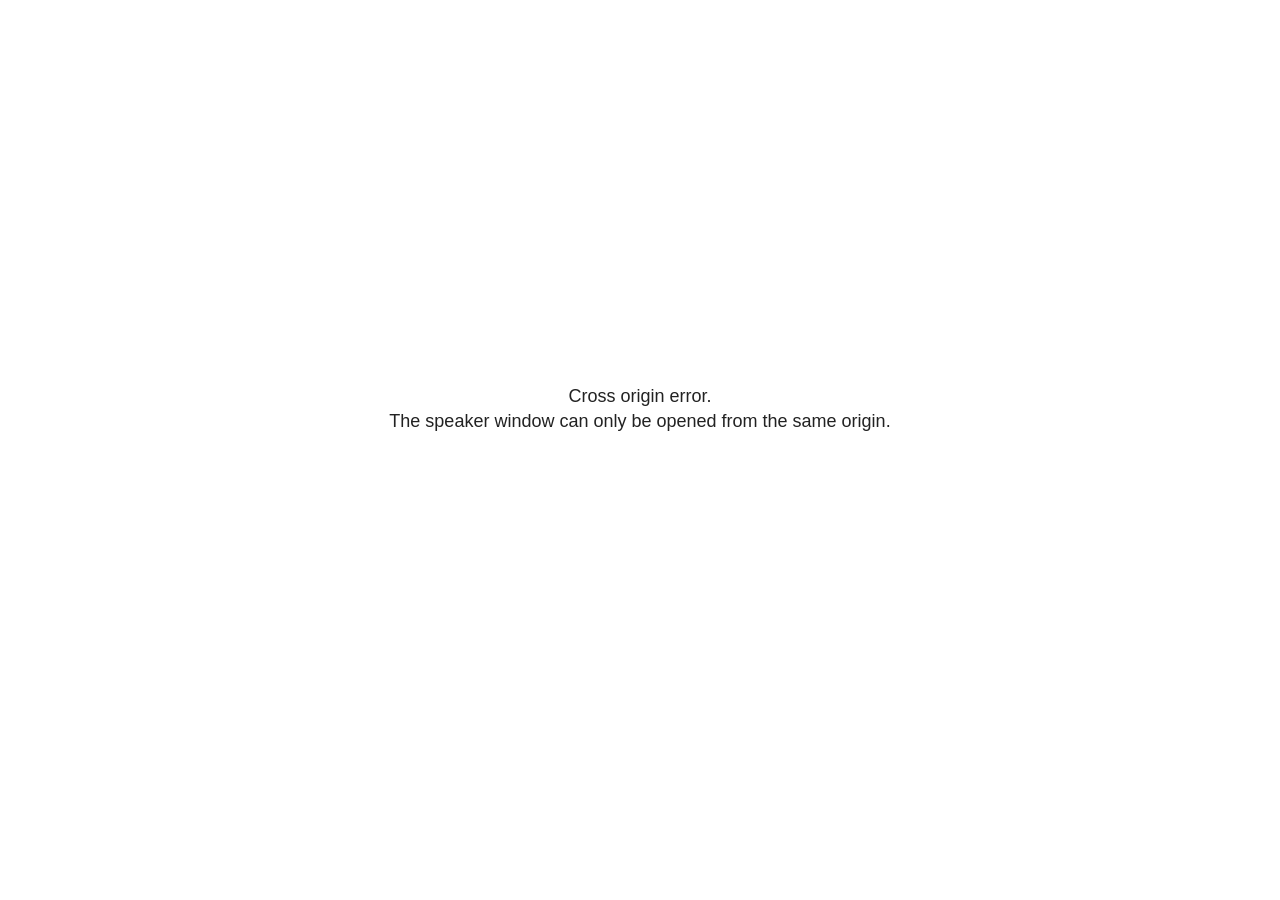
<file: site_libs/revealjs/plugin/notes/speaker-view.html>
<!--
	NOTE: You need to build the notes plugin after making changes to this file.
-->
<html lang="en">
	<head>
		<meta charset="utf-8">

		<title>reveal.js - Speaker View</title>

		<style>
			body {
				font-family: Helvetica;
				font-size: 18px;
			}

			#current-slide,
			#upcoming-slide,
			#speaker-controls {
				padding: 6px;
				box-sizing: border-box;
				-moz-box-sizing: border-box;
			}

			#current-slide iframe,
			#upcoming-slide iframe {
				width: 100%;
				height: 100%;
				border: 1px solid #ddd;
			}

			#current-slide .label,
			#upcoming-slide .label {
				position: absolute;
				top: 10px;
				left: 10px;
				z-index: 2;
			}

			#connection-status {
				position: absolute;
				top: 0;
				left: 0;
				width: 100%;
				height: 100%;
				z-index: 20;
				padding: 30% 20% 20% 20%;
				font-size: 18px;
				color: #222;
				background: #fff;
				text-align: center;
				box-sizing: border-box;
				line-height: 1.4;
			}

			.overlay-element {
				height: 34px;
				line-height: 34px;
				padding: 0 10px;
				text-shadow: none;
				background: rgba( 220, 220, 220, 0.8 );
				color: #222;
				font-size: 14px;
			}

			.overlay-element.interactive:hover {
				background: rgba( 220, 220, 220, 1 );
			}

			#current-slide {
				position: absolute;
				width: 60%;
				height: 100%;
				top: 0;
				left: 0;
				padding-right: 0;
			}

			#upcoming-slide {
				position: absolute;
				width: 40%;
				height: 40%;
				right: 0;
				top: 0;
			}

			/* Speaker controls */
			#speaker-controls {
				position: absolute;
				top: 40%;
				right: 0;
				width: 40%;
				height: 60%;
				overflow: auto;
				font-size: 18px;
			}

				.speaker-controls-time.hidden,
				.speaker-controls-notes.hidden {
					display: none;
				}

				.speaker-controls-time .label,
				.speaker-controls-pace .label,
				.speaker-controls-notes .label {
					text-transform: uppercase;
					font-weight: normal;
					font-size: 0.66em;
					color: #666;
					margin: 0;
				}

				.speaker-controls-time, .speaker-controls-pace {
					border-bottom: 1px solid rgba( 200, 200, 200, 0.5 );
					margin-bottom: 10px;
					padding: 10px 16px;
					padding-bottom: 20px;
					cursor: pointer;
				}

				.speaker-controls-time .reset-button {
					opacity: 0;
					float: right;
					color: #666;
					text-decoration: none;
				}
				.speaker-controls-time:hover .reset-button {
					opacity: 1;
				}

				.speaker-controls-time .timer,
				.speaker-controls-time .clock {
					width: 50%;
				}

				.speaker-controls-time .timer,
				.speaker-controls-time .clock,
				.speaker-controls-time .pacing .hours-value,
				.speaker-controls-time .pacing .minutes-value,
				.speaker-controls-time .pacing .seconds-value {
					font-size: 1.9em;
				}

				.speaker-controls-time .timer {
					float: left;
				}

				.speaker-controls-time .clock {
					float: right;
					text-align: right;
				}

				.speaker-controls-time span.mute {
					opacity: 0.3;
				}

				.speaker-controls-time .pacing-title {
					margin-top: 5px;
				}

				.speaker-controls-time .pacing.ahead {
					color: blue;
				}

				.speaker-controls-time .pacing.on-track {
					color: green;
				}

				.speaker-controls-time .pacing.behind {
					color: red;
				}

				.speaker-controls-notes {
					padding: 10px 16px;
				}

				.speaker-controls-notes .value {
					margin-top: 5px;
					line-height: 1.4;
					font-size: 1.2em;
				}

			/* Layout selector */
			#speaker-layout {
				position: absolute;
				top: 10px;
				right: 10px;
				color: #222;
				z-index: 10;
			}
				#speaker-layout select {
					position: absolute;
					width: 100%;
					height: 100%;
					top: 0;
					left: 0;
					border: 0;
					box-shadow: 0;
					cursor: pointer;
					opacity: 0;

					font-size: 1em;
					background-color: transparent;

					-moz-appearance: none;
					-webkit-appearance: none;
					-webkit-tap-highlight-color: rgba(0, 0, 0, 0);
				}

				#speaker-layout select:focus {
					outline: none;
					box-shadow: none;
				}

			.clear {
				clear: both;
			}

			/* Speaker layout: Wide */
			body[data-speaker-layout="wide"] #current-slide,
			body[data-speaker-layout="wide"] #upcoming-slide {
				width: 50%;
				height: 45%;
				padding: 6px;
			}

			body[data-speaker-layout="wide"] #current-slide {
				top: 0;
				left: 0;
			}

			body[data-speaker-layout="wide"] #upcoming-slide {
				top: 0;
				left: 50%;
			}

			body[data-speaker-layout="wide"] #speaker-controls {
				top: 45%;
				left: 0;
				width: 100%;
				height: 50%;
				font-size: 1.25em;
			}

			/* Speaker layout: Tall */
			body[data-speaker-layout="tall"] #current-slide,
			body[data-speaker-layout="tall"] #upcoming-slide {
				width: 45%;
				height: 50%;
				padding: 6px;
			}

			body[data-speaker-layout="tall"] #current-slide {
				top: 0;
				left: 0;
			}

			body[data-speaker-layout="tall"] #upcoming-slide {
				top: 50%;
				left: 0;
			}

			body[data-speaker-layout="tall"] #speaker-controls {
				padding-top: 40px;
				top: 0;
				left: 45%;
				width: 55%;
				height: 100%;
				font-size: 1.25em;
			}

			/* Speaker layout: Notes only */
			body[data-speaker-layout="notes-only"] #current-slide,
			body[data-speaker-layout="notes-only"] #upcoming-slide {
				display: none;
			}

			body[data-speaker-layout="notes-only"] #speaker-controls {
				padding-top: 40px;
				top: 0;
				left: 0;
				width: 100%;
				height: 100%;
				font-size: 1.25em;
			}

			@media screen and (max-width: 1080px) {
				body[data-speaker-layout="default"] #speaker-controls {
					font-size: 16px;
				}
			}

			@media screen and (max-width: 900px) {
				body[data-speaker-layout="default"] #speaker-controls {
					font-size: 14px;
				}
			}

			@media screen and (max-width: 800px) {
				body[data-speaker-layout="default"] #speaker-controls {
					font-size: 12px;
				}
			}

		</style>
	</head>

	<body>

		<div id="connection-status">Loading speaker view...</div>

		<div id="current-slide"></div>
		<div id="upcoming-slide"><span class="overlay-element label">Upcoming</span></div>
		<div id="speaker-controls">
			<div class="speaker-controls-time">
				<h4 class="label">Time <span class="reset-button">Click to Reset</span></h4>
				<div class="clock">
					<span class="clock-value">0:00 AM</span>
				</div>
				<div class="timer">
					<span class="hours-value">00</span><span class="minutes-value">:00</span><span class="seconds-value">:00</span>
				</div>
				<div class="clear"></div>

				<h4 class="label pacing-title" style="display: none">Pacing – Time to finish current slide</h4>
				<div class="pacing" style="display: none">
					<span class="hours-value">00</span><span class="minutes-value">:00</span><span class="seconds-value">:00</span>
				</div>
			</div>

			<div class="speaker-controls-notes hidden">
				<h4 class="label">Notes</h4>
				<div class="value"></div>
			</div>
		</div>
		<div id="speaker-layout" class="overlay-element interactive">
			<span class="speaker-layout-label"></span>
			<select class="speaker-layout-dropdown"></select>
		</div>

		<script>

			(function() {

				var notes,
					notesValue,
					currentState,
					currentSlide,
					upcomingSlide,
					layoutLabel,
					layoutDropdown,
					pendingCalls = {},
					lastRevealApiCallId = 0,
					connected = false

				var connectionStatus = document.querySelector( '#connection-status' );

				var SPEAKER_LAYOUTS = {
					'default': 'Default',
					'wide': 'Wide',
					'tall': 'Tall',
					'notes-only': 'Notes only'
				};

				setupLayout();

				let openerOrigin;

				try {
					openerOrigin = window.opener.location.origin;
				}
				catch ( error ) { console.warn( error ) }

				// In order to prevent XSS, the speaker view will only run if its
				// opener has the same origin as itself
				if( window.location.origin !== openerOrigin ) {
					connectionStatus.innerHTML = 'Cross origin error.<br>The speaker window can only be opened from the same origin.';
					return;
				}

				var connectionTimeout = setTimeout( function() {
					connectionStatus.innerHTML = 'Error connecting to main window.<br>Please try closing and reopening the speaker view.';
				}, 5000 );

				window.addEventListener( 'message', function( event ) {

					// Validate the origin of all messages to avoid parsing messages
					// that aren't meant for us. Ignore when running off file:// so
					// that the speaker view continues to work without a web server.
					if( window.location.origin !== event.origin && window.location.origin !== 'file://' ) {
						return
					}

					clearTimeout( connectionTimeout );
					connectionStatus.style.display = 'none';

					var data = JSON.parse( event.data );

					// The overview mode is only useful to the reveal.js instance
					// where navigation occurs so we don't sync it
					if( data.state ) delete data.state.overview;

					// Messages sent by the notes plugin inside of the main window
					if( data && data.namespace === 'reveal-notes' ) {
						if( data.type === 'connect' ) {
							handleConnectMessage( data );
						}
						else if( data.type === 'state' ) {
							handleStateMessage( data );
						}
						else if( data.type === 'return' ) {
							pendingCalls[data.callId](data.result);
							delete pendingCalls[data.callId];
						}
					}
					// Messages sent by the reveal.js inside of the current slide preview
					else if( data && data.namespace === 'reveal' ) {
						if( /ready/.test( data.eventName ) ) {
							// Send a message back to notify that the handshake is complete
							window.opener.postMessage( JSON.stringify({ namespace: 'reveal-notes', type: 'connected'} ), '*' );
						}
						else if( /slidechanged|fragmentshown|fragmenthidden|paused|resumed/.test( data.eventName ) && currentState !== JSON.stringify( data.state ) ) {

							dispatchStateToMainWindow( data.state );

						}
					}

				} );

				/**
				 * Updates the presentation in the main window to match the state
				 * of the presentation in the notes window.
				 */
				const dispatchStateToMainWindow = debounce(( state ) => {
					window.opener.postMessage( JSON.stringify({ method: 'setState', args: [ state ]} ), '*' );
				}, 500);

				/**
				 * Asynchronously calls the Reveal.js API of the main frame.
				 */
				function callRevealApi( methodName, methodArguments, callback ) {

					var callId = ++lastRevealApiCallId;
					pendingCalls[callId] = callback;
					window.opener.postMessage( JSON.stringify( {
						namespace: 'reveal-notes',
						type: 'call',
						callId: callId,
						methodName: methodName,
						arguments: methodArguments
					} ), '*' );

				}

				/**
				 * Called when the main window is trying to establish a
				 * connection.
				 */
				function handleConnectMessage( data ) {

					if( connected === false ) {
						connected = true;

						setupIframes( data );
						setupKeyboard();
						setupNotes();
						setupTimer();
						setupHeartbeat();
					}

				}

				/**
				 * Called when the main window sends an updated state.
				 */
				function handleStateMessage( data ) {

					// Store the most recently set state to avoid circular loops
					// applying the same state
					currentState = JSON.stringify( data.state );

					// No need for updating the notes in case of fragment changes
					if ( data.notes ) {
						notes.classList.remove( 'hidden' );
						notesValue.style.whiteSpace = data.whitespace;
						if( data.markdown ) {
							notesValue.innerHTML = marked( data.notes );
						}
						else {
							notesValue.innerHTML = data.notes;
						}
					}
					else {
						notes.classList.add( 'hidden' );
					}

					// Update the note slides
					currentSlide.contentWindow.postMessage( JSON.stringify({ method: 'setState', args: [ data.state ] }), '*' );
					upcomingSlide.contentWindow.postMessage( JSON.stringify({ method: 'setState', args: [ data.state ] }), '*' );
					upcomingSlide.contentWindow.postMessage( JSON.stringify({ method: 'next' }), '*' );

				}

				// Limit to max one state update per X ms
				handleStateMessage = debounce( handleStateMessage, 200 );

				/**
				 * Forward keyboard events to the current slide window.
				 * This enables keyboard events to work even if focus
				 * isn't set on the current slide iframe.
				 *
				 * Block F5 default handling, it reloads and disconnects
				 * the speaker notes window.
				 */
				function setupKeyboard() {

					document.addEventListener( 'keydown', function( event ) {
						if( event.keyCode === 116 || ( event.metaKey && event.keyCode === 82 ) ) {
							event.preventDefault();
							return false;
						}
						currentSlide.contentWindow.postMessage( JSON.stringify({ method: 'triggerKey', args: [ event.keyCode ] }), '*' );
					} );

				}

				/**
				 * Creates the preview iframes.
				 */
				function setupIframes( data ) {

					var params = [
						'receiver',
						'progress=false',
						'history=false',
						'transition=none',
						'autoSlide=0',
						'backgroundTransition=none'
					].join( '&' );

					var urlSeparator = /\?/.test(data.url) ? '&' : '?';
					var hash = '#/' + data.state.indexh + '/' + data.state.indexv;
					var currentURL = data.url + urlSeparator + params + '&scrollActivationWidth=false&postMessageEvents=true' + hash;
					var upcomingURL = data.url + urlSeparator + params + '&scrollActivationWidth=false&controls=false' + hash;

					currentSlide = document.createElement( 'iframe' );
					currentSlide.setAttribute( 'width', 1280 );
					currentSlide.setAttribute( 'height', 1024 );
					currentSlide.setAttribute( 'src', currentURL );
					document.querySelector( '#current-slide' ).appendChild( currentSlide );

					upcomingSlide = document.createElement( 'iframe' );
					upcomingSlide.setAttribute( 'width', 640 );
					upcomingSlide.setAttribute( 'height', 512 );
					upcomingSlide.setAttribute( 'src', upcomingURL );
					document.querySelector( '#upcoming-slide' ).appendChild( upcomingSlide );

				}

				/**
				 * Setup the notes UI.
				 */
				function setupNotes() {

					notes = document.querySelector( '.speaker-controls-notes' );
					notesValue = document.querySelector( '.speaker-controls-notes .value' );

				}

				/**
				 * We send out a heartbeat at all times to ensure we can
				 * reconnect with the main presentation window after reloads.
				 */
				function setupHeartbeat() {

					setInterval( () => {
						window.opener.postMessage( JSON.stringify({ namespace: 'reveal-notes', type: 'heartbeat'} ), '*' );
					}, 1000 );

				}

				function getTimings( callback ) {

					callRevealApi( 'getSlidesAttributes', [], function ( slideAttributes ) {
						callRevealApi( 'getConfig', [], function ( config ) {
							var totalTime = config.totalTime;
							var minTimePerSlide = config.minimumTimePerSlide || 0;
							var defaultTiming = config.defaultTiming;
							if ((defaultTiming == null) && (totalTime == null)) {
								callback(null);
								return;
							}
							// Setting totalTime overrides defaultTiming
							if (totalTime) {
								defaultTiming = 0;
							}
							var timings = [];
							for ( var i in slideAttributes ) {
								var slide = slideAttributes[ i ];
								var timing = defaultTiming;
								if( slide.hasOwnProperty( 'data-timing' )) {
									var t = slide[ 'data-timing' ];
									timing = parseInt(t);
									if( isNaN(timing) ) {
										console.warn("Could not parse timing '" + t + "' of slide " + i + "; using default of " + defaultTiming);
										timing = defaultTiming;
									}
								}
								timings.push(timing);
							}
							if ( totalTime ) {
								// After we've allocated time to individual slides, we summarize it and
								// subtract it from the total time
								var remainingTime = totalTime - timings.reduce( function(a, b) { return a + b; }, 0 );
								// The remaining time is divided by the number of slides that have 0 seconds
								// allocated at the moment, giving the average time-per-slide on the remaining slides
								var remainingSlides = (timings.filter( function(x) { return x == 0 }) ).length
								var timePerSlide = Math.round( remainingTime / remainingSlides, 0 )
								// And now we replace every zero-value timing with that average
								timings = timings.map( function(x) { return (x==0 ? timePerSlide : x) } );
							}
							var slidesUnderMinimum = timings.filter( function(x) { return (x < minTimePerSlide) } ).length
							if ( slidesUnderMinimum ) {
								message = "The pacing time for " + slidesUnderMinimum + " slide(s) is under the configured minimum of " + minTimePerSlide + " seconds. Check the data-timing attribute on individual slides, or consider increasing the totalTime or minimumTimePerSlide configuration options (or removing some slides).";
								alert(message);
							}
							callback( timings );
						} );
					} );

				}

				/**
				 * Return the number of seconds allocated for presenting
				 * all slides up to and including this one.
				 */
				function getTimeAllocated( timings, callback ) {

					callRevealApi( 'getSlidePastCount', [], function ( currentSlide ) {
						var allocated = 0;
						for (var i in timings.slice(0, currentSlide + 1)) {
							allocated += timings[i];
						}
						callback( allocated );
					} );

				}

				/**
				 * Create the timer and clock and start updating them
				 * at an interval.
				 */
				function setupTimer() {

					var start = new Date(),
					timeEl = document.querySelector( '.speaker-controls-time' ),
					clockEl = timeEl.querySelector( '.clock-value' ),
					hoursEl = timeEl.querySelector( '.hours-value' ),
					minutesEl = timeEl.querySelector( '.minutes-value' ),
					secondsEl = timeEl.querySelector( '.seconds-value' ),
					pacingTitleEl = timeEl.querySelector( '.pacing-title' ),
					pacingEl = timeEl.querySelector( '.pacing' ),
					pacingHoursEl = pacingEl.querySelector( '.hours-value' ),
					pacingMinutesEl = pacingEl.querySelector( '.minutes-value' ),
					pacingSecondsEl = pacingEl.querySelector( '.seconds-value' );

					var timings = null;
					getTimings( function ( _timings ) {

						timings = _timings;
						if (_timings !== null) {
							pacingTitleEl.style.removeProperty('display');
							pacingEl.style.removeProperty('display');
						}

						// Update once directly
						_updateTimer();

						// Then update every second
						setInterval( _updateTimer, 1000 );

					} );


					function _resetTimer() {

						if (timings == null) {
							start = new Date();
							_updateTimer();
						}
						else {
							// Reset timer to beginning of current slide
							getTimeAllocated( timings, function ( slideEndTimingSeconds ) {
								var slideEndTiming = slideEndTimingSeconds * 1000;
								callRevealApi( 'getSlidePastCount', [], function ( currentSlide ) {
									var currentSlideTiming = timings[currentSlide] * 1000;
									var previousSlidesTiming = slideEndTiming - currentSlideTiming;
									var now = new Date();
									start = new Date(now.getTime() - previousSlidesTiming);
									_updateTimer();
								} );
							} );
						}

					}

					timeEl.addEventListener( 'click', function() {
						_resetTimer();
						return false;
					} );

					function _displayTime( hrEl, minEl, secEl, time) {

						var sign = Math.sign(time) == -1 ? "-" : "";
						time = Math.abs(Math.round(time / 1000));
						var seconds = time % 60;
						var minutes = Math.floor( time / 60 ) % 60 ;
						var hours = Math.floor( time / ( 60 * 60 )) ;
						hrEl.innerHTML = sign + zeroPadInteger( hours );
						if (hours == 0) {
							hrEl.classList.add( 'mute' );
						}
						else {
							hrEl.classList.remove( 'mute' );
						}
						minEl.innerHTML = ':' + zeroPadInteger( minutes );
						if (hours == 0 && minutes == 0) {
							minEl.classList.add( 'mute' );
						}
						else {
							minEl.classList.remove( 'mute' );
						}
						secEl.innerHTML = ':' + zeroPadInteger( seconds );
					}

					function _updateTimer() {

						var diff, hours, minutes, seconds,
						now = new Date();

						diff = now.getTime() - start.getTime();

						clockEl.innerHTML = now.toLocaleTimeString( 'en-US', { hour12: true, hour: '2-digit', minute:'2-digit' } );
						_displayTime( hoursEl, minutesEl, secondsEl, diff );
						if (timings !== null) {
							_updatePacing(diff);
						}

					}

					function _updatePacing(diff) {

						getTimeAllocated( timings, function ( slideEndTimingSeconds ) {
							var slideEndTiming = slideEndTimingSeconds * 1000;

							callRevealApi( 'getSlidePastCount', [], function ( currentSlide ) {
								var currentSlideTiming = timings[currentSlide] * 1000;
								var timeLeftCurrentSlide = slideEndTiming - diff;
								if (timeLeftCurrentSlide < 0) {
									pacingEl.className = 'pacing behind';
								}
								else if (timeLeftCurrentSlide < currentSlideTiming) {
									pacingEl.className = 'pacing on-track';
								}
								else {
									pacingEl.className = 'pacing ahead';
								}
								_displayTime( pacingHoursEl, pacingMinutesEl, pacingSecondsEl, timeLeftCurrentSlide );
							} );
						} );
					}

				}

				/**
				 * Sets up the speaker view layout and layout selector.
				 */
				function setupLayout() {

					layoutDropdown = document.querySelector( '.speaker-layout-dropdown' );
					layoutLabel = document.querySelector( '.speaker-layout-label' );

					// Render the list of available layouts
					for( var id in SPEAKER_LAYOUTS ) {
						var option = document.createElement( 'option' );
						option.setAttribute( 'value', id );
						option.textContent = SPEAKER_LAYOUTS[ id ];
						layoutDropdown.appendChild( option );
					}

					// Monitor the dropdown for changes
					layoutDropdown.addEventListener( 'change', function( event ) {

						setLayout( layoutDropdown.value );

					}, false );

					// Restore any currently persisted layout
					setLayout( getLayout() );

				}

				/**
				 * Sets a new speaker view layout. The layout is persisted
				 * in local storage.
				 */
				function setLayout( value ) {

					var title = SPEAKER_LAYOUTS[ value ];

					layoutLabel.innerHTML = 'Layout' + ( title ? ( ': ' + title ) : '' );
					layoutDropdown.value = value;

					document.body.setAttribute( 'data-speaker-layout', value );

					// Persist locally
					if( supportsLocalStorage() ) {
						window.localStorage.setItem( 'reveal-speaker-layout', value );
					}

				}

				/**
				 * Returns the ID of the most recently set speaker layout
				 * or our default layout if none has been set.
				 */
				function getLayout() {

					if( supportsLocalStorage() ) {
						var layout = window.localStorage.getItem( 'reveal-speaker-layout' );
						if( layout ) {
							return layout;
						}
					}

					// Default to the first record in the layouts hash
					for( var id in SPEAKER_LAYOUTS ) {
						return id;
					}

				}

				function supportsLocalStorage() {

					try {
						localStorage.setItem('test', 'test');
						localStorage.removeItem('test');
						return true;
					}
					catch( e ) {
						return false;
					}

				}

				function zeroPadInteger( num ) {

					var str = '00' + parseInt( num );
					return str.substring( str.length - 2 );

				}

				/**
				 * Limits the frequency at which a function can be called.
				 */
				function debounce( fn, ms ) {

					var lastTime = 0,
						timeout;

					return function() {

						var args = arguments;
						var context = this;

						clearTimeout( timeout );

						var timeSinceLastCall = Date.now() - lastTime;
						if( timeSinceLastCall > ms ) {
							fn.apply( context, args );
							lastTime = Date.now();
						}
						else {
							timeout = setTimeout( function() {
								fn.apply( context, args );
								lastTime = Date.now();
							}, ms - timeSinceLastCall );
						}

					}

				}

			})();

		</script>
	</body>
</html>
</file>
<file: site_libs/quarto-html/tippy.css>
.tippy-box[data-animation=fade][data-state=hidden]{opacity:0}[data-tippy-root]{max-width:calc(100vw - 10px)}.tippy-box{position:relative;background-color:#333;color:#fff;border-radius:4px;font-size:14px;line-height:1.4;white-space:normal;outline:0;transition-property:transform,visibility,opacity}.tippy-box[data-placement^=top]>.tippy-arrow{bottom:0}.tippy-box[data-placement^=top]>.tippy-arrow:before{bottom:-7px;left:0;border-width:8px 8px 0;border-top-color:initial;transform-origin:center top}.tippy-box[data-placement^=bottom]>.tippy-arrow{top:0}.tippy-box[data-placement^=bottom]>.tippy-arrow:before{top:-7px;left:0;border-width:0 8px 8px;border-bottom-color:initial;transform-origin:center bottom}.tippy-box[data-placement^=left]>.tippy-arrow{right:0}.tippy-box[data-placement^=left]>.tippy-arrow:before{border-width:8px 0 8px 8px;border-left-color:initial;right:-7px;transform-origin:center left}.tippy-box[data-placement^=right]>.tippy-arrow{left:0}.tippy-box[data-placement^=right]>.tippy-arrow:before{left:-7px;border-width:8px 8px 8px 0;border-right-color:initial;transform-origin:center right}.tippy-box[data-inertia][data-state=visible]{transition-timing-function:cubic-bezier(.54,1.5,.38,1.11)}.tippy-arrow{width:16px;height:16px;color:#333}.tippy-arrow:before{content:"";position:absolute;border-color:transparent;border-style:solid}.tippy-content{position:relative;padding:5px 9px;z-index:1}
</file>
<file: site_libs/quarto-html/quarto-syntax-highlighting-dark-b85bc7c33db8c58e0ec93c3465666fed.css>
/* quarto syntax highlight colors */
:root {
  --quarto-hl-al-color: #f07178;
  --quarto-hl-an-color: #d4d0ab;
  --quarto-hl-at-color: #00e0e0;
  --quarto-hl-bn-color: #d4d0ab;
  --quarto-hl-bu-color: #abe338;
  --quarto-hl-ch-color: #abe338;
  --quarto-hl-co-color: #f8f8f2;
  --quarto-hl-cv-color: #ffd700;
  --quarto-hl-cn-color: #ffd700;
  --quarto-hl-cf-color: #ffa07a;
  --quarto-hl-dt-color: #ffa07a;
  --quarto-hl-dv-color: #d4d0ab;
  --quarto-hl-do-color: #f8f8f2;
  --quarto-hl-er-color: #f07178;
  --quarto-hl-ex-color: #00e0e0;
  --quarto-hl-fl-color: #d4d0ab;
  --quarto-hl-fu-color: #ffa07a;
  --quarto-hl-im-color: #abe338;
  --quarto-hl-in-color: #d4d0ab;
  --quarto-hl-kw-color: #ffa07a;
  --quarto-hl-op-color: #ffa07a;
  --quarto-hl-ot-color: #00e0e0;
  --quarto-hl-pp-color: #dcc6e0;
  --quarto-hl-re-color: #00e0e0;
  --quarto-hl-sc-color: #abe338;
  --quarto-hl-ss-color: #abe338;
  --quarto-hl-st-color: #abe338;
  --quarto-hl-va-color: #00e0e0;
  --quarto-hl-vs-color: #abe338;
  --quarto-hl-wa-color: #dcc6e0;
}

/* other quarto variables */
:root {
  --quarto-font-monospace: SFMono-Regular, Menlo, Monaco, Consolas, "Liberation Mono", "Courier New", monospace;
}

/* syntax highlight based on Pandoc's rules */
pre > code.sourceCode > span {
  color: #f8f8f2;
}

code.sourceCode > span {
  color: #f8f8f2;
}

div.sourceCode,
div.sourceCode pre.sourceCode {
  color: #f8f8f2;
}

/* Normal */
code span {
  color: #f8f8f2;
}

/* Alert */
code span.al {
  color: #f07178;
}

/* Annotation */
code span.an {
  color: #d4d0ab;
}

/* Attribute */
code span.at {
  color: #00e0e0;
}

/* BaseN */
code span.bn {
  color: #d4d0ab;
}

/* BuiltIn */
code span.bu {
  color: #abe338;
}

/* ControlFlow */
code span.cf {
  font-weight: bold;
  color: #ffa07a;
}

/* Char */
code span.ch {
  color: #abe338;
}

/* Constant */
code span.cn {
  color: #ffd700;
}

/* Comment */
code span.co {
  font-style: italic;
  color: #f8f8f2;
}

/* CommentVar */
code span.cv {
  color: #ffd700;
}

/* Documentation */
code span.do {
  color: #f8f8f2;
}

/* DataType */
code span.dt {
  color: #ffa07a;
}

/* DecVal */
code span.dv {
  color: #d4d0ab;
}

/* Error */
code span.er {
  color: #f07178;
  text-decoration: underline;
}

/* Extension */
code span.ex {
  font-weight: bold;
  color: #00e0e0;
}

/* Float */
code span.fl {
  color: #d4d0ab;
}

/* Function */
code span.fu {
  color: #ffa07a;
}

/* Import */
code span.im {
  color: #abe338;
}

/* Information */
code span.in {
  color: #d4d0ab;
}

/* Keyword */
code span.kw {
  font-weight: bold;
  color: #ffa07a;
}

/* Operator */
code span.op {
  color: #ffa07a;
}

/* Other */
code span.ot {
  color: #00e0e0;
}

/* Preprocessor */
code span.pp {
  color: #dcc6e0;
}

/* RegionMarker */
code span.re {
  background-color: #f8f8f2;
  color: #00e0e0;
}

/* SpecialChar */
code span.sc {
  color: #abe338;
}

/* SpecialString */
code span.ss {
  color: #abe338;
}

/* String */
code span.st {
  color: #abe338;
}

/* Variable */
code span.va {
  color: #00e0e0;
}

/* VerbatimString */
code span.vs {
  color: #abe338;
}

/* Warning */
code span.wa {
  color: #dcc6e0;
}

.prevent-inlining {
  content: "</";
}

/*# sourceMappingURL=4ed8f1090dec6531da29ab00902aa718.css.map */
</file>
<file: styles.css>
/* Estilos personalizados mínimos — ajustar a gusto */
.sidebar-title {
  font-weight: 600;
}
</file>
